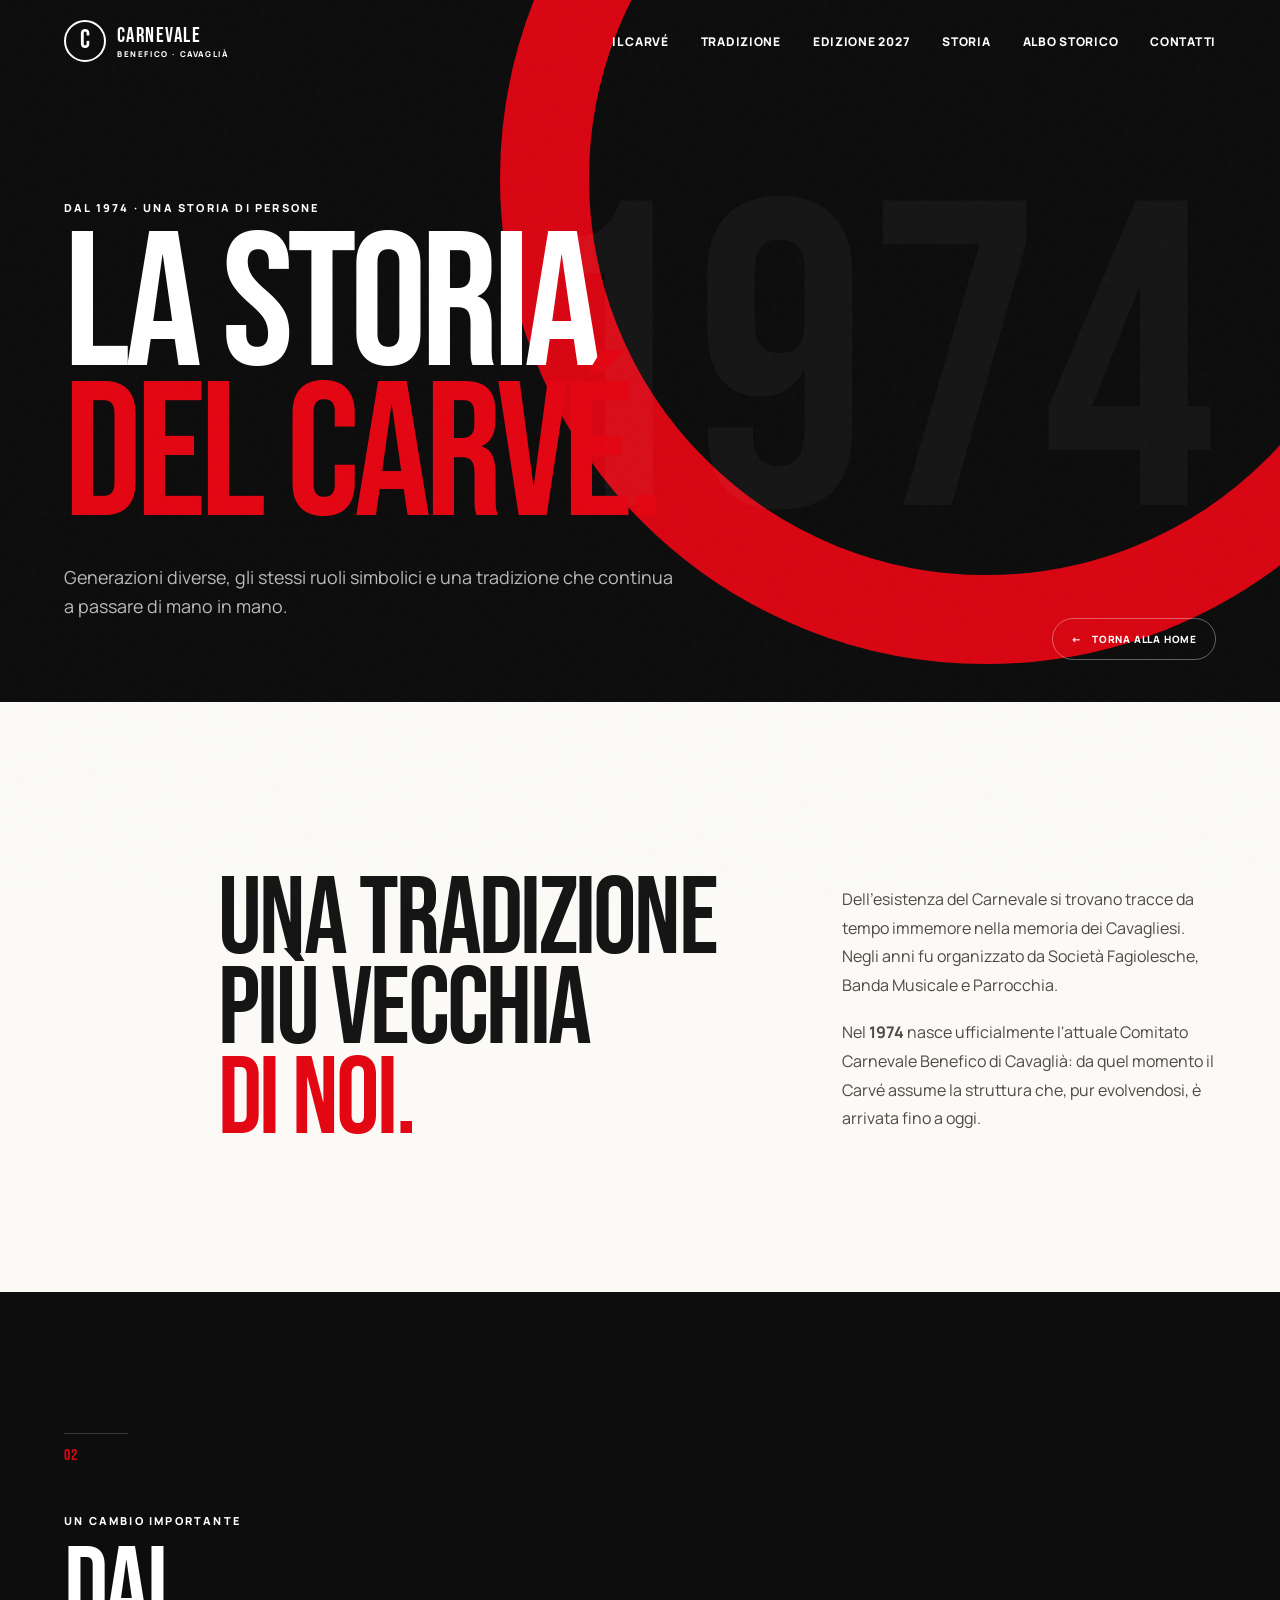
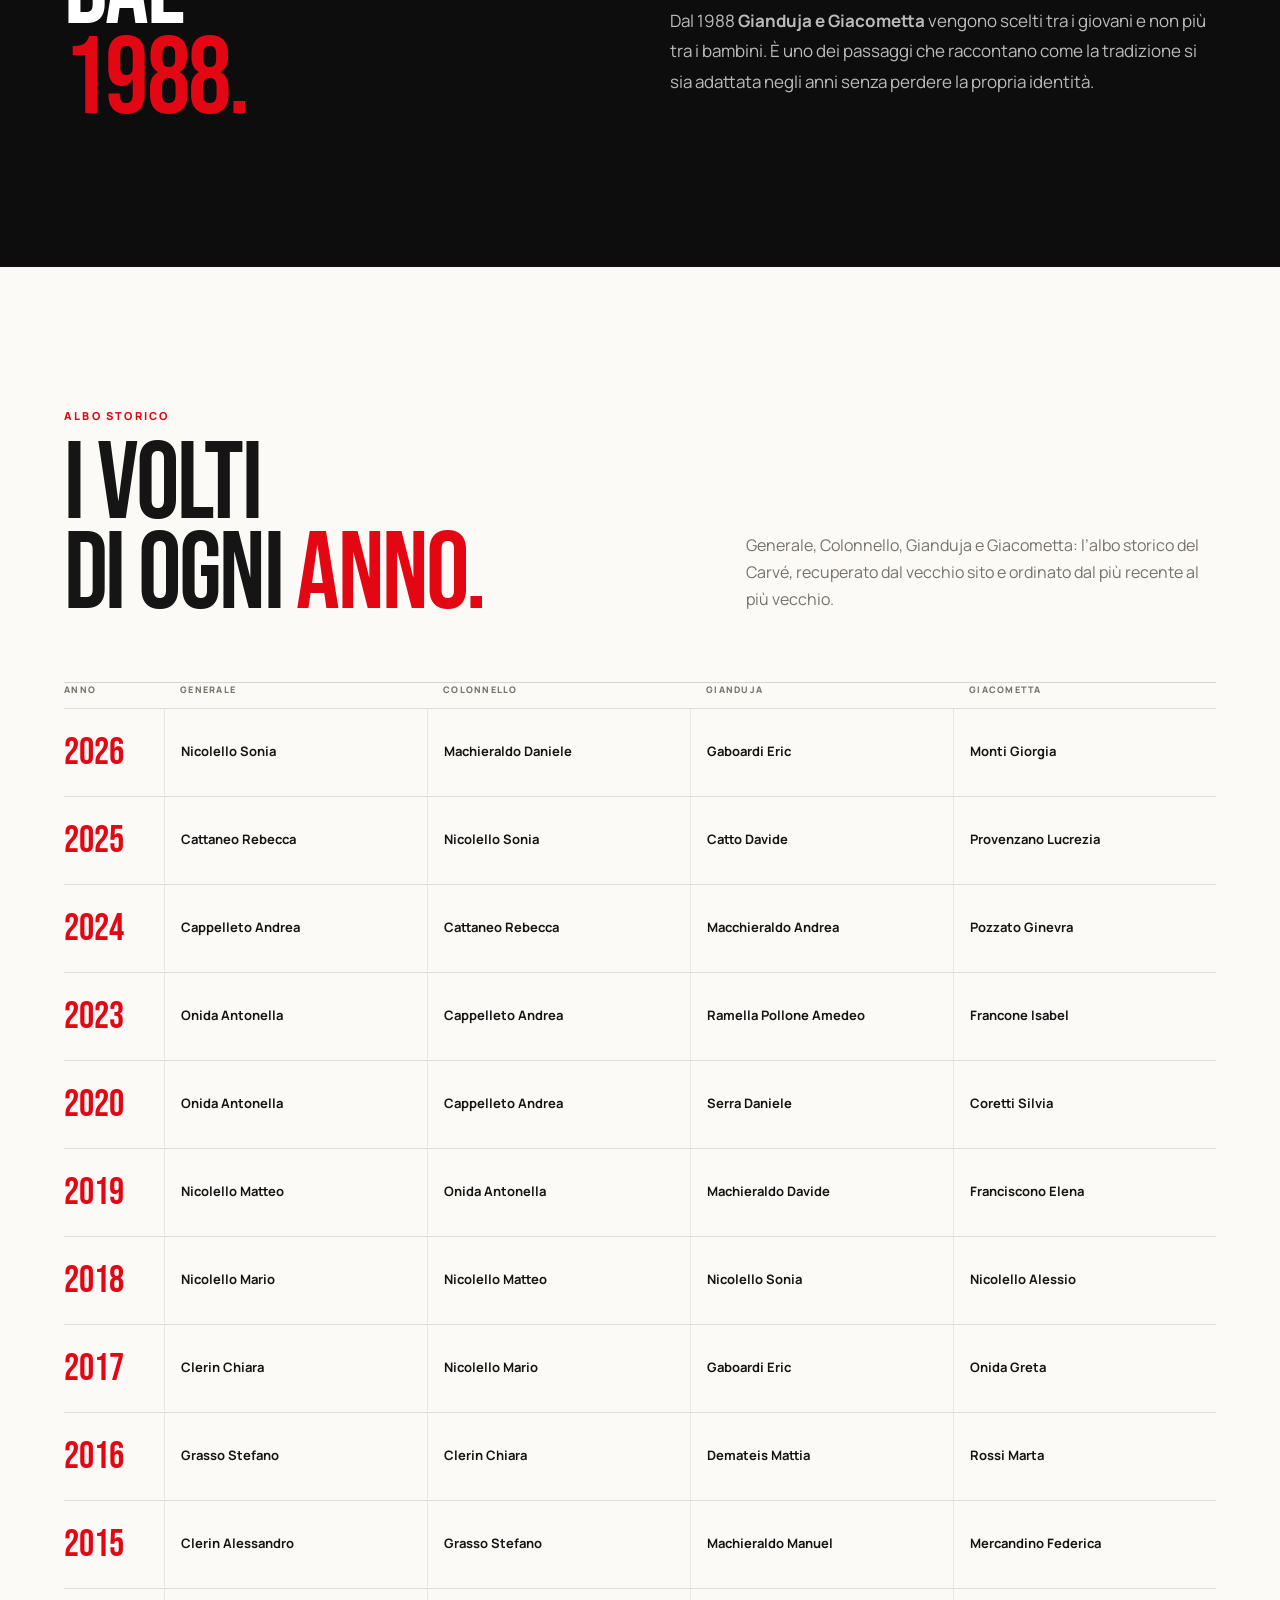
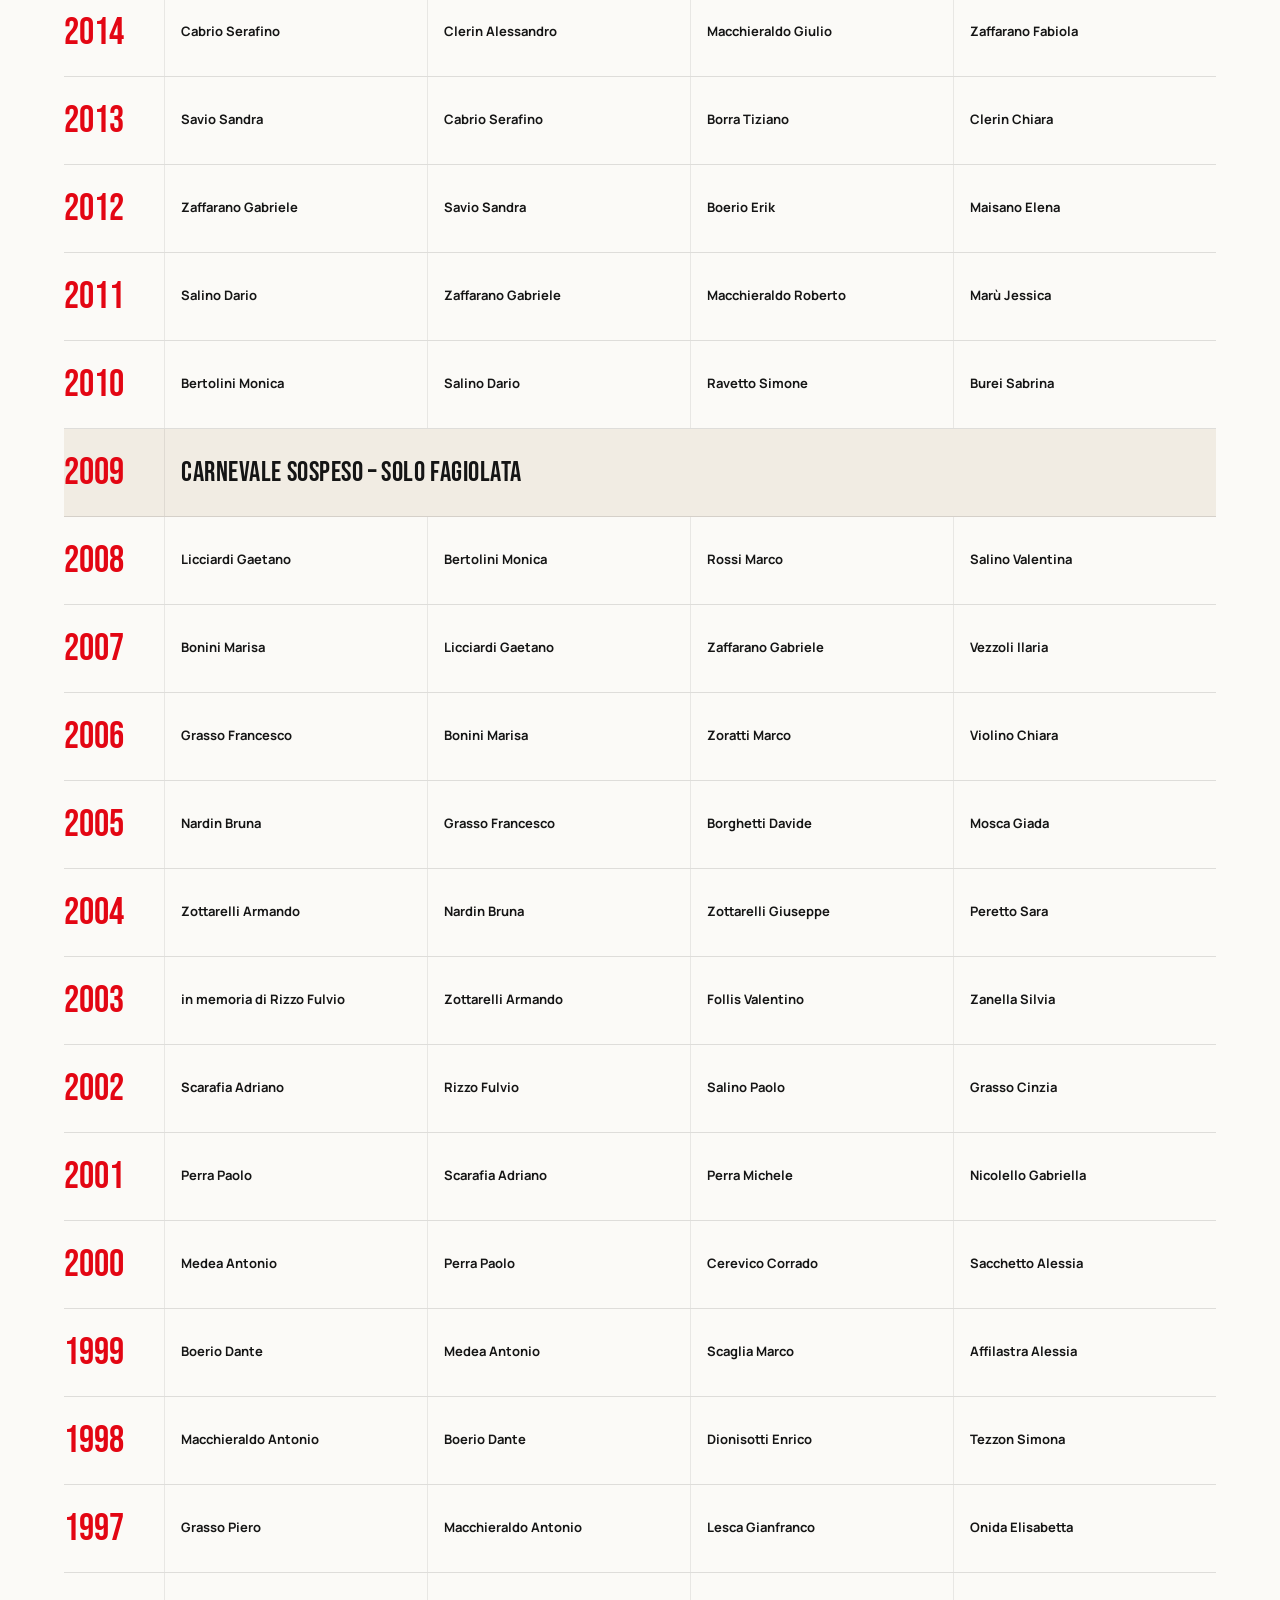
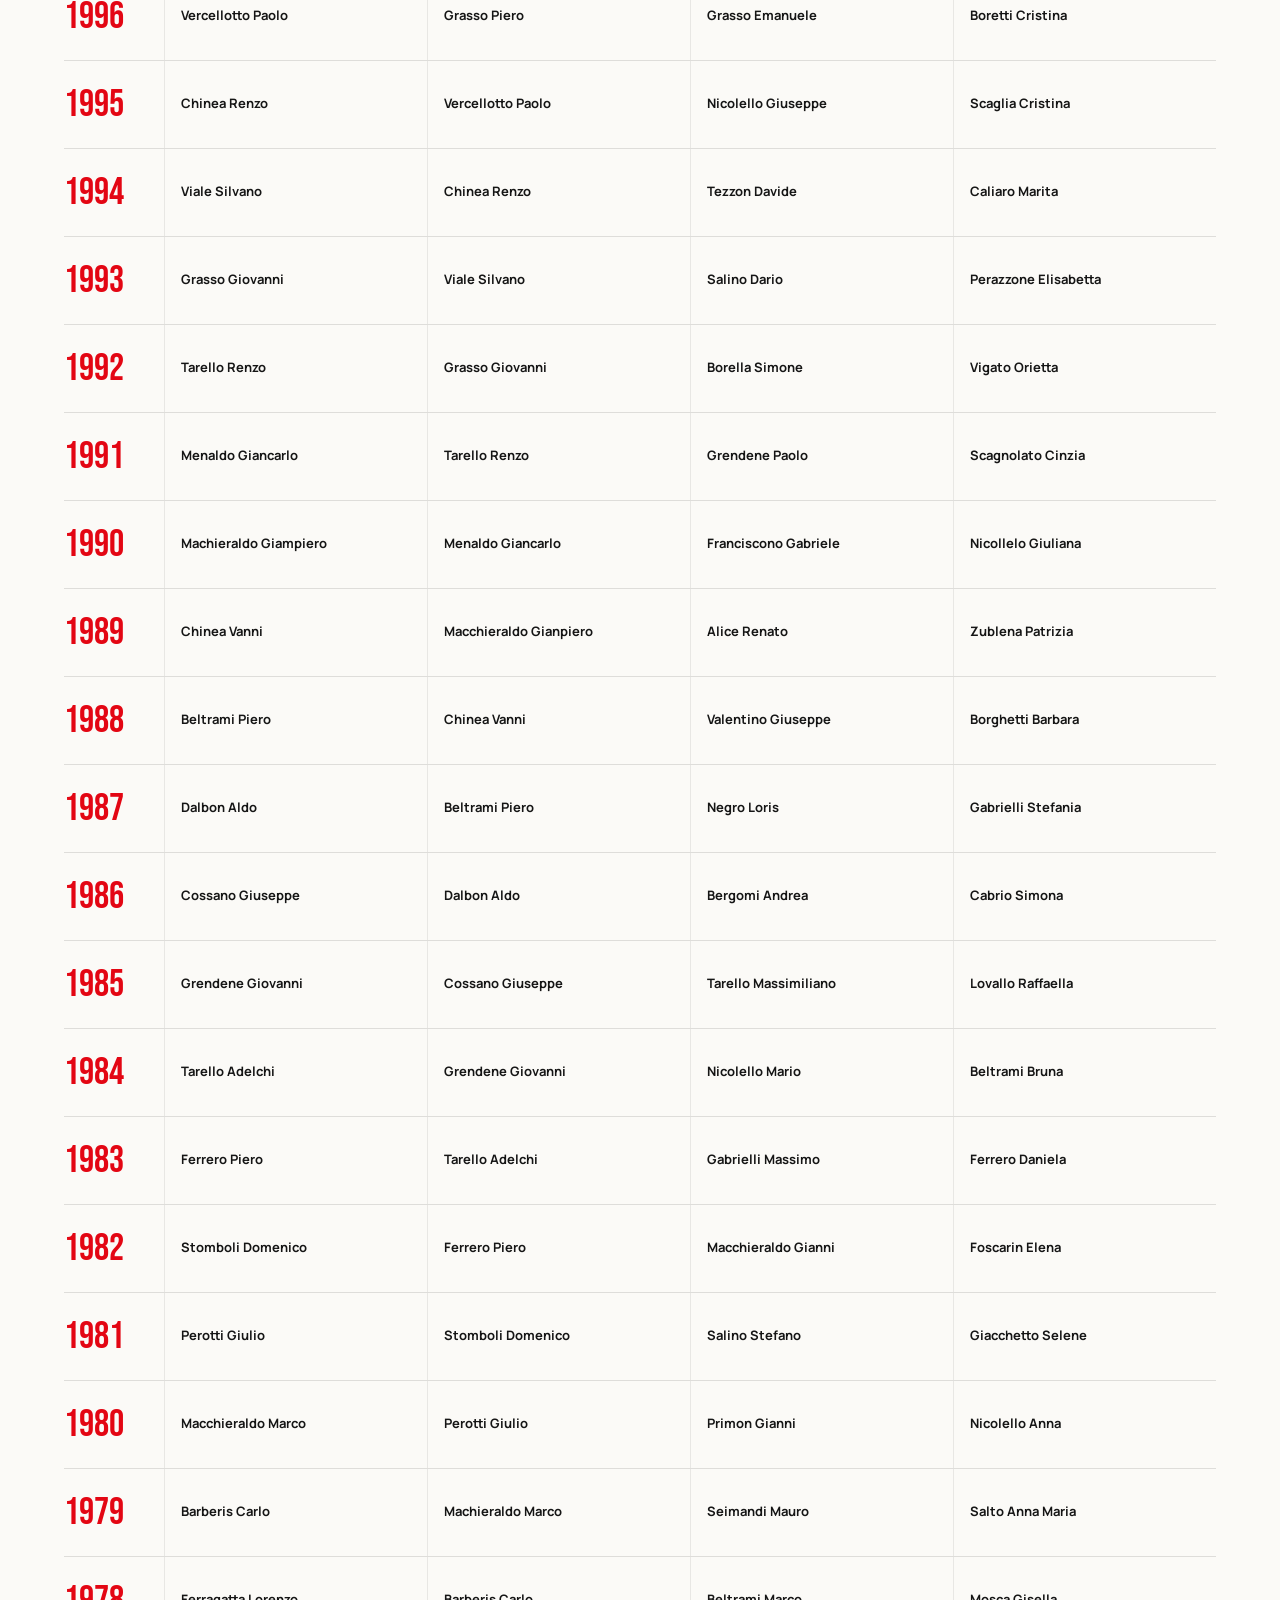
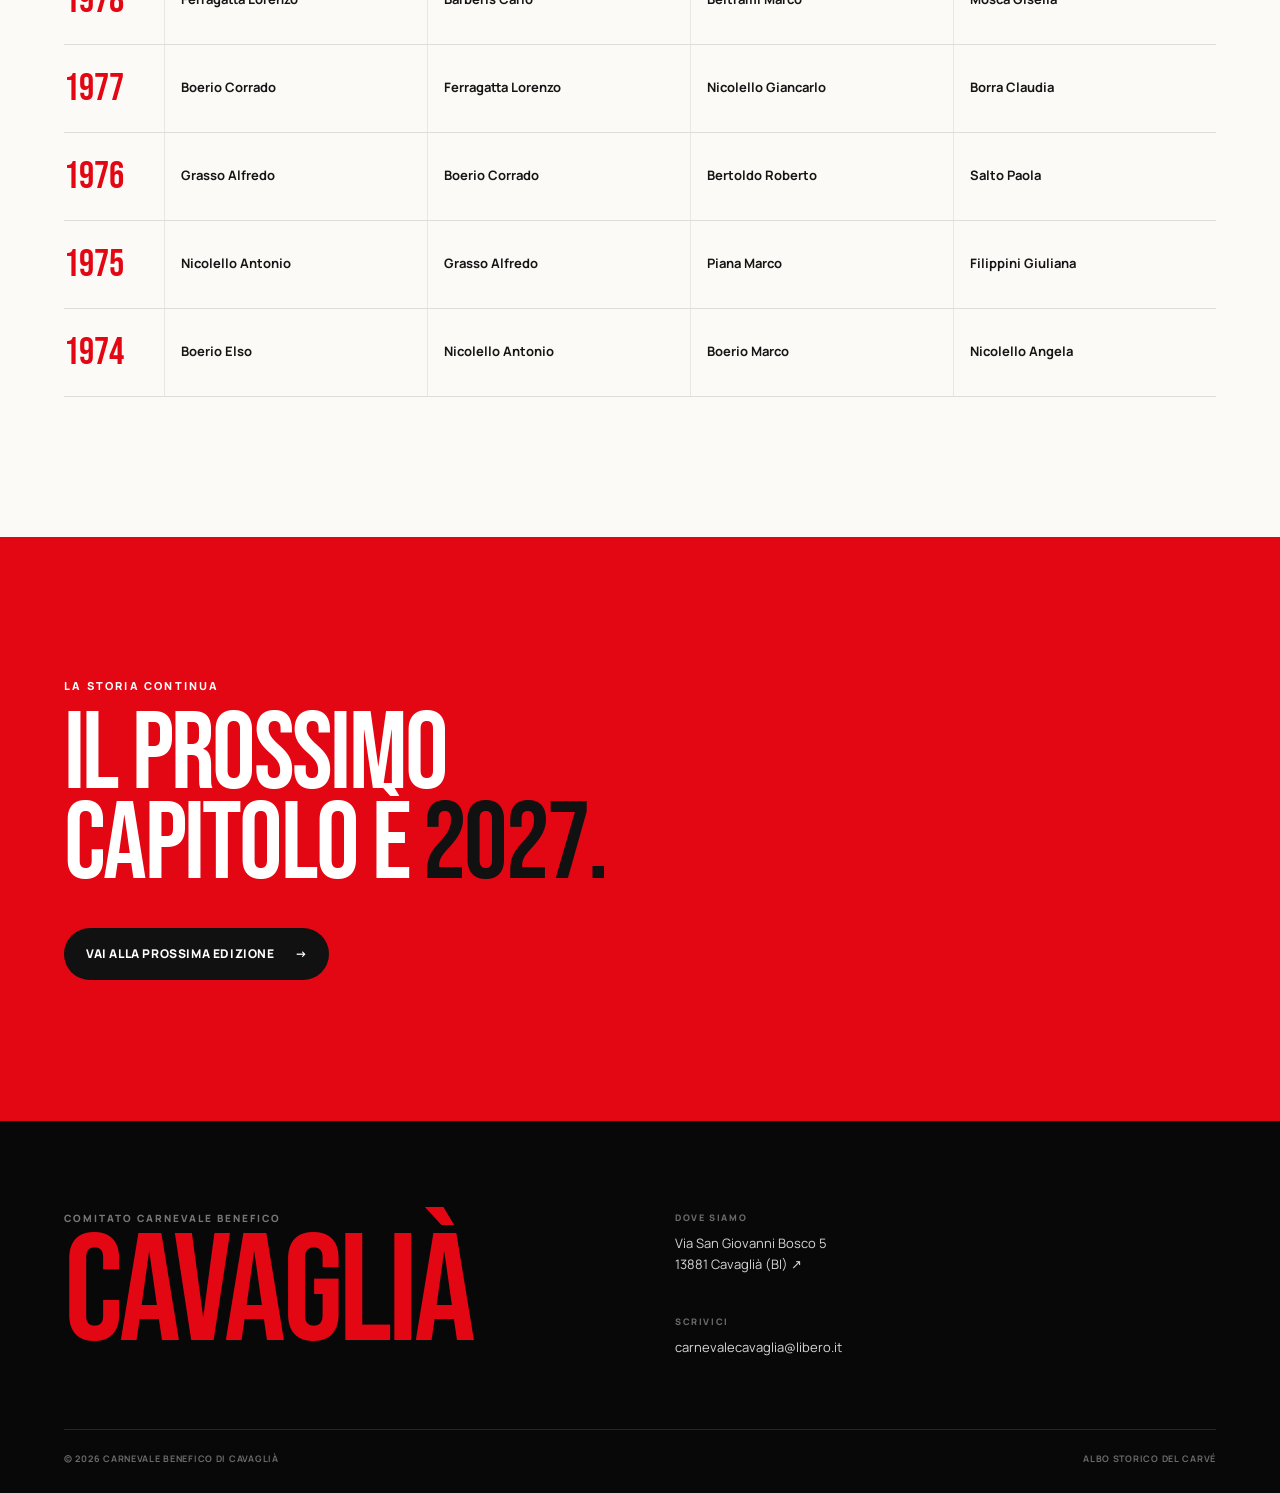
<file: storia.html>
<!doctype html>
<html lang="it">
<head>
  <meta charset="utf-8">
  <meta name="viewport" content="width=device-width, initial-scale=1, viewport-fit=cover">
  <meta name="theme-color" content="#e30613">
  <meta name="description" content="La storia del Carnevale Benefico di Cavaglià e il suo archivio storico dal 1974.">
  <title>Storia · Carnevale Benefico di Cavaglià</title>
  <link rel="preconnect" href="https://fonts.googleapis.com">
  <link rel="preconnect" href="https://fonts.gstatic.com" crossorigin>
  <link href="https://fonts.googleapis.com/css2?family=Bebas+Neue&family=Manrope:wght@400;500;600;700;800&display=swap" rel="stylesheet">
  <link rel="stylesheet" href="styles.css">
  <link rel="stylesheet" href="storia.css">
</head>
<body class="history-page">
  <div class="noise" aria-hidden="true"></div>
  <header class="site-header history-header" id="siteHeader">
    <a class="brand" href="index.html" aria-label="Torna alla home"><span class="brand-mark" aria-hidden="true">C</span><span class="brand-copy"><strong>CARNEVALE</strong><small>BENEFICO · CAVAGLIÀ</small></span></a>
    <button class="menu-toggle" id="menuToggle" type="button" aria-expanded="false" aria-controls="mainNav" aria-label="Apri il menu"><span></span><span></span></button>
    <nav class="main-nav" id="mainNav" aria-label="Navigazione principale"><a href="index.html#carnevale">Il Carvé</a><a href="index.html#tradizione">Tradizione</a><a href="index.html#edizione">Edizione 2027</a><a href="storia.html" aria-current="page">Storia</a><a href="#archivio">Albo storico</a><a href="index.html#contatti">Contatti</a></nav>
  </header>
  <main>
    <section class="history-hero">
      <div class="history-hero-inner"><p class="eyebrow reveal">DAL 1974 · UNA STORIA DI PERSONE</p><h1 class="reveal">LA STORIA<br><span>DEL CARVÉ.</span></h1><p class="history-lead reveal">Generazioni diverse, gli stessi ruoli simbolici e una tradizione che continua a passare di mano in mano.</p></div>
      <a class="back-home" href="index.html"><span>←</span> Torna alla home</a>
    </section>
    <section class="history-origin section">
      <div class="section-number reveal">01</div>
      <div class="history-origin-title"><p class="eyebrow dark reveal">PRIMA DEL COMITATO</p><h2 class="display reveal">UNA TRADIZIONE<br>PIÙ VECCHIA<br><em>DI NOI.</em></h2></div>
      <div class="history-origin-copy reveal"><p>Dell'esistenza del Carnevale si trovano tracce da tempo immemore nella memoria dei Cavagliesi. Negli anni fu organizzato da Società Fagiolesche, Banda Musicale e Parrocchia.</p><p>Nel <strong>1974</strong> nasce ufficialmente l'attuale Comitato Carnevale Benefico di Cavaglià: da quel momento il Carvé assume la struttura che, pur evolvendosi, è arrivata fino a oggi.</p></div>
    </section>
    <section class="history-rule section section-dark"><div class="section-number reveal">02</div><div class="history-rule-grid"><div><p class="eyebrow reveal">UN CAMBIO IMPORTANTE</p><h2 class="display reveal">DAL<br><em>1988.</em></h2></div><div class="history-rule-copy reveal"><p>Dal 1988 <strong>Gianduja e Giacometta</strong> vengono scelti tra i giovani e non più tra i bambini. È uno dei passaggi che raccontano come la tradizione si sia adattata negli anni senza perdere la propria identità.</p></div></div></section>
    <section class="archive section" id="archivio">
      <div class="archive-head"><div><p class="eyebrow dark reveal">ALBO STORICO</p><h2 class="display reveal">I VOLTI<br>DI OGNI <em>ANNO.</em></h2></div><p class="archive-note reveal">Generale, Colonnello, Gianduja e Giacometta: l’albo storico del Carvé, recuperato dal vecchio sito e ordinato dal più recente al più vecchio.</p></div>
      <div class="archive-table reveal" aria-label="Albo storico del Carnevale Benefico di Cavaglià">
  <div class="archive-row archive-labels" aria-hidden="true"><span>Anno</span><span>Generale</span><span>Colonnello</span><span>Gianduja</span><span>Giacometta</span></div>
<div class="archive-row"><strong class="archive-year">2026</strong><div class="archive-person"><span>Generale</span><b>Nicolello Sonia</b></div><div class="archive-person"><span>Colonnello</span><b>Machieraldo Daniele</b></div><div class="archive-person"><span>Gianduja</span><b>Gaboardi Eric</b></div><div class="archive-person"><span>Giacometta</span><b>Monti Giorgia</b></div></div>
<div class="archive-row"><strong class="archive-year">2025</strong><div class="archive-person"><span>Generale</span><b>Cattaneo Rebecca</b></div><div class="archive-person"><span>Colonnello</span><b>Nicolello Sonia</b></div><div class="archive-person"><span>Gianduja</span><b>Catto Davide</b></div><div class="archive-person"><span>Giacometta</span><b>Provenzano Lucrezia</b></div></div>
<div class="archive-row"><strong class="archive-year">2024</strong><div class="archive-person"><span>Generale</span><b>Cappelleto Andrea</b></div><div class="archive-person"><span>Colonnello</span><b>Cattaneo Rebecca</b></div><div class="archive-person"><span>Gianduja</span><b>Macchieraldo Andrea</b></div><div class="archive-person"><span>Giacometta</span><b>Pozzato Ginevra</b></div></div>
<div class="archive-row"><strong class="archive-year">2023</strong><div class="archive-person"><span>Generale</span><b>Onida Antonella</b></div><div class="archive-person"><span>Colonnello</span><b>Cappelleto Andrea</b></div><div class="archive-person"><span>Gianduja</span><b>Ramella Pollone Amedeo</b></div><div class="archive-person"><span>Giacometta</span><b>Francone Isabel</b></div></div>
<div class="archive-row"><strong class="archive-year">2020</strong><div class="archive-person"><span>Generale</span><b>Onida Antonella</b></div><div class="archive-person"><span>Colonnello</span><b>Cappelleto Andrea</b></div><div class="archive-person"><span>Gianduja</span><b>Serra Daniele</b></div><div class="archive-person"><span>Giacometta</span><b>Coretti Silvia</b></div></div>
<div class="archive-row"><strong class="archive-year">2019</strong><div class="archive-person"><span>Generale</span><b>Nicolello Matteo</b></div><div class="archive-person"><span>Colonnello</span><b>Onida Antonella</b></div><div class="archive-person"><span>Gianduja</span><b>Machieraldo Davide</b></div><div class="archive-person"><span>Giacometta</span><b>Franciscono Elena</b></div></div>
<div class="archive-row"><strong class="archive-year">2018</strong><div class="archive-person"><span>Generale</span><b>Nicolello Mario</b></div><div class="archive-person"><span>Colonnello</span><b>Nicolello Matteo</b></div><div class="archive-person"><span>Gianduja</span><b>Nicolello Sonia</b></div><div class="archive-person"><span>Giacometta</span><b>Nicolello Alessio</b></div></div>
<div class="archive-row"><strong class="archive-year">2017</strong><div class="archive-person"><span>Generale</span><b>Clerin Chiara</b></div><div class="archive-person"><span>Colonnello</span><b>Nicolello Mario</b></div><div class="archive-person"><span>Gianduja</span><b>Gaboardi Eric</b></div><div class="archive-person"><span>Giacometta</span><b>Onida Greta</b></div></div>
<div class="archive-row"><strong class="archive-year">2016</strong><div class="archive-person"><span>Generale</span><b>Grasso Stefano</b></div><div class="archive-person"><span>Colonnello</span><b>Clerin Chiara</b></div><div class="archive-person"><span>Gianduja</span><b>Demateis Mattia</b></div><div class="archive-person"><span>Giacometta</span><b>Rossi Marta</b></div></div>
<div class="archive-row"><strong class="archive-year">2015</strong><div class="archive-person"><span>Generale</span><b>Clerin Alessandro</b></div><div class="archive-person"><span>Colonnello</span><b>Grasso Stefano</b></div><div class="archive-person"><span>Gianduja</span><b>Machieraldo Manuel</b></div><div class="archive-person"><span>Giacometta</span><b>Mercandino Federica</b></div></div>
<div class="archive-row"><strong class="archive-year">2014</strong><div class="archive-person"><span>Generale</span><b>Cabrio Serafino</b></div><div class="archive-person"><span>Colonnello</span><b>Clerin Alessandro</b></div><div class="archive-person"><span>Gianduja</span><b>Macchieraldo Giulio</b></div><div class="archive-person"><span>Giacometta</span><b>Zaffarano Fabiola</b></div></div>
<div class="archive-row"><strong class="archive-year">2013</strong><div class="archive-person"><span>Generale</span><b>Savio Sandra</b></div><div class="archive-person"><span>Colonnello</span><b>Cabrio Serafino</b></div><div class="archive-person"><span>Gianduja</span><b>Borra Tiziano</b></div><div class="archive-person"><span>Giacometta</span><b>Clerin Chiara</b></div></div>
<div class="archive-row"><strong class="archive-year">2012</strong><div class="archive-person"><span>Generale</span><b>Zaffarano Gabriele</b></div><div class="archive-person"><span>Colonnello</span><b>Savio Sandra</b></div><div class="archive-person"><span>Gianduja</span><b>Boerio Erik</b></div><div class="archive-person"><span>Giacometta</span><b>Maisano Elena</b></div></div>
<div class="archive-row"><strong class="archive-year">2011</strong><div class="archive-person"><span>Generale</span><b>Salino Dario</b></div><div class="archive-person"><span>Colonnello</span><b>Zaffarano Gabriele</b></div><div class="archive-person"><span>Gianduja</span><b>Macchieraldo Roberto</b></div><div class="archive-person"><span>Giacometta</span><b>Marù Jessica</b></div></div>
<div class="archive-row"><strong class="archive-year">2010</strong><div class="archive-person"><span>Generale</span><b>Bertolini Monica</b></div><div class="archive-person"><span>Colonnello</span><b>Salino Dario</b></div><div class="archive-person"><span>Gianduja</span><b>Ravetto Simone</b></div><div class="archive-person"><span>Giacometta</span><b>Burei Sabrina</b></div></div>
<div class="archive-row archive-row-special"><strong class="archive-year">2009</strong><div class="archive-suspended">Carnevale sospeso – solo Fagiolata</div></div>
<div class="archive-row"><strong class="archive-year">2008</strong><div class="archive-person"><span>Generale</span><b>Licciardi Gaetano</b></div><div class="archive-person"><span>Colonnello</span><b>Bertolini Monica</b></div><div class="archive-person"><span>Gianduja</span><b>Rossi Marco</b></div><div class="archive-person"><span>Giacometta</span><b>Salino Valentina</b></div></div>
<div class="archive-row"><strong class="archive-year">2007</strong><div class="archive-person"><span>Generale</span><b>Bonini Marisa</b></div><div class="archive-person"><span>Colonnello</span><b>Licciardi Gaetano</b></div><div class="archive-person"><span>Gianduja</span><b>Zaffarano Gabriele</b></div><div class="archive-person"><span>Giacometta</span><b>Vezzoli Ilaria</b></div></div>
<div class="archive-row"><strong class="archive-year">2006</strong><div class="archive-person"><span>Generale</span><b>Grasso Francesco</b></div><div class="archive-person"><span>Colonnello</span><b>Bonini Marisa</b></div><div class="archive-person"><span>Gianduja</span><b>Zoratti Marco</b></div><div class="archive-person"><span>Giacometta</span><b>Violino Chiara</b></div></div>
<div class="archive-row"><strong class="archive-year">2005</strong><div class="archive-person"><span>Generale</span><b>Nardin Bruna</b></div><div class="archive-person"><span>Colonnello</span><b>Grasso Francesco</b></div><div class="archive-person"><span>Gianduja</span><b>Borghetti Davide</b></div><div class="archive-person"><span>Giacometta</span><b>Mosca Giada</b></div></div>
<div class="archive-row"><strong class="archive-year">2004</strong><div class="archive-person"><span>Generale</span><b>Zottarelli Armando</b></div><div class="archive-person"><span>Colonnello</span><b>Nardin Bruna</b></div><div class="archive-person"><span>Gianduja</span><b>Zottarelli Giuseppe</b></div><div class="archive-person"><span>Giacometta</span><b>Peretto Sara</b></div></div>
<div class="archive-row"><strong class="archive-year">2003</strong><div class="archive-person"><span>Generale</span><b>in memoria di Rizzo Fulvio</b></div><div class="archive-person"><span>Colonnello</span><b>Zottarelli Armando</b></div><div class="archive-person"><span>Gianduja</span><b>Follis Valentino</b></div><div class="archive-person"><span>Giacometta</span><b>Zanella Silvia</b></div></div>
<div class="archive-row"><strong class="archive-year">2002</strong><div class="archive-person"><span>Generale</span><b>Scarafia Adriano</b></div><div class="archive-person"><span>Colonnello</span><b>Rizzo Fulvio</b></div><div class="archive-person"><span>Gianduja</span><b>Salino Paolo</b></div><div class="archive-person"><span>Giacometta</span><b>Grasso Cinzia</b></div></div>
<div class="archive-row"><strong class="archive-year">2001</strong><div class="archive-person"><span>Generale</span><b>Perra Paolo</b></div><div class="archive-person"><span>Colonnello</span><b>Scarafia Adriano</b></div><div class="archive-person"><span>Gianduja</span><b>Perra Michele</b></div><div class="archive-person"><span>Giacometta</span><b>Nicolello Gabriella</b></div></div>
<div class="archive-row"><strong class="archive-year">2000</strong><div class="archive-person"><span>Generale</span><b>Medea Antonio</b></div><div class="archive-person"><span>Colonnello</span><b>Perra Paolo</b></div><div class="archive-person"><span>Gianduja</span><b>Cerevico Corrado</b></div><div class="archive-person"><span>Giacometta</span><b>Sacchetto Alessia</b></div></div>
<div class="archive-row"><strong class="archive-year">1999</strong><div class="archive-person"><span>Generale</span><b>Boerio Dante</b></div><div class="archive-person"><span>Colonnello</span><b>Medea Antonio</b></div><div class="archive-person"><span>Gianduja</span><b>Scaglia Marco</b></div><div class="archive-person"><span>Giacometta</span><b>Affilastra Alessia</b></div></div>
<div class="archive-row"><strong class="archive-year">1998</strong><div class="archive-person"><span>Generale</span><b>Macchieraldo Antonio</b></div><div class="archive-person"><span>Colonnello</span><b>Boerio Dante</b></div><div class="archive-person"><span>Gianduja</span><b>Dionisotti Enrico</b></div><div class="archive-person"><span>Giacometta</span><b>Tezzon Simona</b></div></div>
<div class="archive-row"><strong class="archive-year">1997</strong><div class="archive-person"><span>Generale</span><b>Grasso Piero</b></div><div class="archive-person"><span>Colonnello</span><b>Macchieraldo Antonio</b></div><div class="archive-person"><span>Gianduja</span><b>Lesca Gianfranco</b></div><div class="archive-person"><span>Giacometta</span><b>Onida Elisabetta</b></div></div>
<div class="archive-row"><strong class="archive-year">1996</strong><div class="archive-person"><span>Generale</span><b>Vercellotto Paolo</b></div><div class="archive-person"><span>Colonnello</span><b>Grasso Piero</b></div><div class="archive-person"><span>Gianduja</span><b>Grasso Emanuele</b></div><div class="archive-person"><span>Giacometta</span><b>Boretti Cristina</b></div></div>
<div class="archive-row"><strong class="archive-year">1995</strong><div class="archive-person"><span>Generale</span><b>Chinea Renzo</b></div><div class="archive-person"><span>Colonnello</span><b>Vercellotto Paolo</b></div><div class="archive-person"><span>Gianduja</span><b>Nicolello Giuseppe</b></div><div class="archive-person"><span>Giacometta</span><b>Scaglia Cristina</b></div></div>
<div class="archive-row"><strong class="archive-year">1994</strong><div class="archive-person"><span>Generale</span><b>Viale Silvano</b></div><div class="archive-person"><span>Colonnello</span><b>Chinea Renzo</b></div><div class="archive-person"><span>Gianduja</span><b>Tezzon Davide</b></div><div class="archive-person"><span>Giacometta</span><b>Caliaro Marita</b></div></div>
<div class="archive-row"><strong class="archive-year">1993</strong><div class="archive-person"><span>Generale</span><b>Grasso Giovanni</b></div><div class="archive-person"><span>Colonnello</span><b>Viale Silvano</b></div><div class="archive-person"><span>Gianduja</span><b>Salino Dario</b></div><div class="archive-person"><span>Giacometta</span><b>Perazzone Elisabetta</b></div></div>
<div class="archive-row"><strong class="archive-year">1992</strong><div class="archive-person"><span>Generale</span><b>Tarello Renzo</b></div><div class="archive-person"><span>Colonnello</span><b>Grasso Giovanni</b></div><div class="archive-person"><span>Gianduja</span><b>Borella Simone</b></div><div class="archive-person"><span>Giacometta</span><b>Vigato Orietta</b></div></div>
<div class="archive-row"><strong class="archive-year">1991</strong><div class="archive-person"><span>Generale</span><b>Menaldo Giancarlo</b></div><div class="archive-person"><span>Colonnello</span><b>Tarello Renzo</b></div><div class="archive-person"><span>Gianduja</span><b>Grendene Paolo</b></div><div class="archive-person"><span>Giacometta</span><b>Scagnolato Cinzia</b></div></div>
<div class="archive-row"><strong class="archive-year">1990</strong><div class="archive-person"><span>Generale</span><b>Machieraldo Giampiero</b></div><div class="archive-person"><span>Colonnello</span><b>Menaldo Giancarlo</b></div><div class="archive-person"><span>Gianduja</span><b>Franciscono Gabriele</b></div><div class="archive-person"><span>Giacometta</span><b>Nicollelo Giuliana</b></div></div>
<div class="archive-row"><strong class="archive-year">1989</strong><div class="archive-person"><span>Generale</span><b>Chinea Vanni</b></div><div class="archive-person"><span>Colonnello</span><b>Macchieraldo Gianpiero</b></div><div class="archive-person"><span>Gianduja</span><b>Alice Renato</b></div><div class="archive-person"><span>Giacometta</span><b>Zublena Patrizia</b></div></div>
<div class="archive-row"><strong class="archive-year">1988</strong><div class="archive-person"><span>Generale</span><b>Beltrami Piero</b></div><div class="archive-person"><span>Colonnello</span><b>Chinea Vanni</b></div><div class="archive-person"><span>Gianduja</span><b>Valentino Giuseppe</b></div><div class="archive-person"><span>Giacometta</span><b>Borghetti Barbara</b></div></div>
<div class="archive-row"><strong class="archive-year">1987</strong><div class="archive-person"><span>Generale</span><b>Dalbon Aldo</b></div><div class="archive-person"><span>Colonnello</span><b>Beltrami Piero</b></div><div class="archive-person"><span>Gianduja</span><b>Negro Loris</b></div><div class="archive-person"><span>Giacometta</span><b>Gabrielli Stefania</b></div></div>
<div class="archive-row"><strong class="archive-year">1986</strong><div class="archive-person"><span>Generale</span><b>Cossano Giuseppe</b></div><div class="archive-person"><span>Colonnello</span><b>Dalbon Aldo</b></div><div class="archive-person"><span>Gianduja</span><b>Bergomi Andrea</b></div><div class="archive-person"><span>Giacometta</span><b>Cabrio Simona</b></div></div>
<div class="archive-row"><strong class="archive-year">1985</strong><div class="archive-person"><span>Generale</span><b>Grendene Giovanni</b></div><div class="archive-person"><span>Colonnello</span><b>Cossano Giuseppe</b></div><div class="archive-person"><span>Gianduja</span><b>Tarello Massimiliano</b></div><div class="archive-person"><span>Giacometta</span><b>Lovallo Raffaella</b></div></div>
<div class="archive-row"><strong class="archive-year">1984</strong><div class="archive-person"><span>Generale</span><b>Tarello Adelchi</b></div><div class="archive-person"><span>Colonnello</span><b>Grendene Giovanni</b></div><div class="archive-person"><span>Gianduja</span><b>Nicolello Mario</b></div><div class="archive-person"><span>Giacometta</span><b>Beltrami Bruna</b></div></div>
<div class="archive-row"><strong class="archive-year">1983</strong><div class="archive-person"><span>Generale</span><b>Ferrero Piero</b></div><div class="archive-person"><span>Colonnello</span><b>Tarello Adelchi</b></div><div class="archive-person"><span>Gianduja</span><b>Gabrielli Massimo</b></div><div class="archive-person"><span>Giacometta</span><b>Ferrero Daniela</b></div></div>
<div class="archive-row"><strong class="archive-year">1982</strong><div class="archive-person"><span>Generale</span><b>Stomboli Domenico</b></div><div class="archive-person"><span>Colonnello</span><b>Ferrero Piero</b></div><div class="archive-person"><span>Gianduja</span><b>Macchieraldo Gianni</b></div><div class="archive-person"><span>Giacometta</span><b>Foscarin Elena</b></div></div>
<div class="archive-row"><strong class="archive-year">1981</strong><div class="archive-person"><span>Generale</span><b>Perotti Giulio</b></div><div class="archive-person"><span>Colonnello</span><b>Stomboli Domenico</b></div><div class="archive-person"><span>Gianduja</span><b>Salino Stefano</b></div><div class="archive-person"><span>Giacometta</span><b>Giacchetto Selene</b></div></div>
<div class="archive-row"><strong class="archive-year">1980</strong><div class="archive-person"><span>Generale</span><b>Macchieraldo Marco</b></div><div class="archive-person"><span>Colonnello</span><b>Perotti Giulio</b></div><div class="archive-person"><span>Gianduja</span><b>Primon Gianni</b></div><div class="archive-person"><span>Giacometta</span><b>Nicolello Anna</b></div></div>
<div class="archive-row"><strong class="archive-year">1979</strong><div class="archive-person"><span>Generale</span><b>Barberis Carlo</b></div><div class="archive-person"><span>Colonnello</span><b>Machieraldo Marco</b></div><div class="archive-person"><span>Gianduja</span><b>Seimandi Mauro</b></div><div class="archive-person"><span>Giacometta</span><b>Salto Anna Maria</b></div></div>
<div class="archive-row"><strong class="archive-year">1978</strong><div class="archive-person"><span>Generale</span><b>Ferragatta Lorenzo</b></div><div class="archive-person"><span>Colonnello</span><b>Barberis Carlo</b></div><div class="archive-person"><span>Gianduja</span><b>Beltrami Marco</b></div><div class="archive-person"><span>Giacometta</span><b>Mosca Gisella</b></div></div>
<div class="archive-row"><strong class="archive-year">1977</strong><div class="archive-person"><span>Generale</span><b>Boerio Corrado</b></div><div class="archive-person"><span>Colonnello</span><b>Ferragatta Lorenzo</b></div><div class="archive-person"><span>Gianduja</span><b>Nicolello Giancarlo</b></div><div class="archive-person"><span>Giacometta</span><b>Borra Claudia</b></div></div>
<div class="archive-row"><strong class="archive-year">1976</strong><div class="archive-person"><span>Generale</span><b>Grasso Alfredo</b></div><div class="archive-person"><span>Colonnello</span><b>Boerio Corrado</b></div><div class="archive-person"><span>Gianduja</span><b>Bertoldo Roberto</b></div><div class="archive-person"><span>Giacometta</span><b>Salto Paola</b></div></div>
<div class="archive-row"><strong class="archive-year">1975</strong><div class="archive-person"><span>Generale</span><b>Nicolello Antonio</b></div><div class="archive-person"><span>Colonnello</span><b>Grasso Alfredo</b></div><div class="archive-person"><span>Gianduja</span><b>Piana Marco</b></div><div class="archive-person"><span>Giacometta</span><b>Filippini Giuliana</b></div></div>
<div class="archive-row"><strong class="archive-year">1974</strong><div class="archive-person"><span>Generale</span><b>Boerio Elso</b></div><div class="archive-person"><span>Colonnello</span><b>Nicolello Antonio</b></div><div class="archive-person"><span>Gianduja</span><b>Boerio Marco</b></div><div class="archive-person"><span>Giacometta</span><b>Nicolello Angela</b></div></div>
</div>
    </section>
    <section class="history-continue section section-red"><p class="eyebrow reveal">LA STORIA CONTINUA</p><h2 class="display reveal">IL PROSSIMO<br>CAPITOLO È <em>2027.</em></h2><a class="btn history-btn reveal" href="index.html#edizione">Vai alla prossima edizione <span>→</span></a></section>
  </main>
  <footer id="contatti"><div class="footer-main"><div><p class="footer-kicker">COMITATO CARNEVALE BENEFICO</p><h2>CAVAGLIÀ</h2></div><div class="footer-links"><div><span>DOVE SIAMO</span><a href="https://www.google.com/maps/search/?api=1&query=Via+San+Giovanni+Bosco+5+Cavaglia" target="_blank" rel="noopener">Via San Giovanni Bosco 5<br>13881 Cavaglià (BI) ↗</a></div><div><span>SCRIVICI</span><a href="mailto:carnevalecavaglia@libero.it">carnevalecavaglia@libero.it</a></div></div></div><div class="footer-bottom"><span>© <span id="year"></span> Carnevale Benefico di Cavaglià</span><span>Albo storico del Carvé</span></div></footer>
  <script src="script.js"></script>
</body>
</html>
</file>
<file: styles.css>
:root {
  --red: #e30613;
  --red-dark: #b4000a;
  --black: #0d0d0d;
  --ink: #151515;
  --cream: #f4f0e8;
  --paper: #fbfaf7;
  --white: #fff;
  --muted: #77736b;
  --line: rgba(13,13,13,.16);
  --radius: 26px;
  --pad: clamp(20px, 5vw, 72px);
  --header-h: 82px;
}

* { box-sizing: border-box; }
html { scroll-behavior: smooth; }
body {
  margin: 0;
  font-family: "Manrope", system-ui, -apple-system, BlinkMacSystemFont, "Segoe UI", sans-serif;
  color: var(--ink);
  background: var(--paper);
  overflow-x: hidden;
}
body.menu-open { overflow: hidden; }
img { max-width: 100%; display: block; }
a { color: inherit; text-decoration: none; }
button, a { -webkit-tap-highlight-color: transparent; }
::selection { background: var(--red); color: #fff; }

.noise {
  position: fixed;
  inset: 0;
  z-index: 9998;
  pointer-events: none;
  opacity: .025;
  background-image: url("data:image/svg+xml,%3Csvg viewBox='0 0 180 180' xmlns='http://www.w3.org/2000/svg'%3E%3Cfilter id='n'%3E%3CfeTurbulence type='fractalNoise' baseFrequency='.8' numOctaves='4' stitchTiles='stitch'/%3E%3C/filter%3E%3Crect width='100%25' height='100%25' filter='url(%23n)' opacity='.7'/%3E%3C/svg%3E");
}

.confetti { position: fixed; inset: 0; pointer-events: none; z-index: 3; overflow: hidden; }
.confetti i {
  position: absolute;
  width: 7px;
  height: 18px;
  opacity: 0;
  animation: confettiFall linear forwards;
  border-radius: 2px;
}
@keyframes confettiFall {
  0% { opacity: 0; transform: translate3d(0,-10vh,0) rotate(0deg); }
  10% { opacity: .7; }
  100% { opacity: 0; transform: translate3d(var(--drift),110vh,0) rotate(720deg); }
}

.site-header {
  position: fixed;
  top: 0; left: 0; right: 0;
  height: var(--header-h);
  padding: 0 var(--pad);
  display: flex;
  align-items: center;
  justify-content: space-between;
  z-index: 100;
  color: #fff;
  transition: background .35s ease, color .35s ease, border .35s ease, height .35s ease;
}
.site-header.scrolled {
  height: 68px;
  color: var(--ink);
  background: rgba(251,250,247,.88);
  backdrop-filter: blur(16px);
  -webkit-backdrop-filter: blur(16px);
  border-bottom: 1px solid rgba(0,0,0,.08);
}
.brand { display: inline-flex; align-items: center; gap: 11px; position: relative; z-index: 102; }
.brand-mark {
  width: 42px; height: 42px;
  border: 2px solid currentColor;
  border-radius: 50%;
  display: grid; place-items: center;
  font-family: "Bebas Neue", sans-serif;
  font-size: 26px;
  line-height: 1;
}
.brand-copy { display: grid; line-height: 1; gap: 4px; }
.brand-copy strong { font-family: "Bebas Neue", sans-serif; font-size: 21px; letter-spacing: .07em; font-weight: 400; }
.brand-copy small { font-size: 8px; letter-spacing: .2em; font-weight: 800; }

.main-nav { display: flex; align-items: center; gap: clamp(20px, 2.5vw, 40px); font-size: 12px; font-weight: 800; text-transform: uppercase; letter-spacing: .06em; }
.main-nav a { position: relative; }
.main-nav a::after { content: ""; position: absolute; left: 0; bottom: -7px; width: 100%; height: 2px; background: var(--red); transform: scaleX(0); transform-origin: left; transition: transform .2s ease; }
.main-nav a:hover::after { transform: scaleX(1); }
.menu-toggle { display: none; border: 0; background: transparent; color: inherit; width: 48px; height: 48px; padding: 0; position: relative; z-index: 102; }
.menu-toggle span { position: absolute; width: 24px; height: 2px; background: currentColor; left: 12px; transition: transform .25s ease, top .25s ease; }
.menu-toggle span:first-child { top: 19px; }
.menu-toggle span:last-child { top: 28px; }
.menu-toggle.active span:first-child { top: 24px; transform: rotate(45deg); }
.menu-toggle.active span:last-child { top: 24px; transform: rotate(-45deg); }

.hero { position: relative; min-height: 100svh; color: #fff; display: flex; align-items: flex-end; overflow: hidden; background: #111; }
.hero-photo {
  position: absolute; inset: 0;
  background-image: url("https://carnevalecavaglia.wordpress.com/wp-content/uploads/2025/02/img_5497-1.jpg");
  background-size: cover;
  background-position: center 40%;
  transform: scale(1.04);
  animation: heroZoom 10s ease-out forwards;
}
@keyframes heroZoom { to { transform: scale(1); } }
.hero-shade {
  position: absolute; inset: 0;
  background: linear-gradient(180deg, rgba(0,0,0,.2) 0%, rgba(0,0,0,.12) 35%, rgba(0,0,0,.86) 100%), linear-gradient(90deg, rgba(0,0,0,.42), transparent 65%);
}
.hero-content { position: relative; z-index: 2; width: min(1100px, 100%); padding: 0 var(--pad) clamp(88px, 10vh, 130px); }
.eyebrow { margin: 0 0 18px; font-size: 11px; font-weight: 800; letter-spacing: .2em; text-transform: uppercase; }
.eyebrow.dark { color: var(--red); }
.hero h1, .display, .edition-year, footer h2 { font-family: "Bebas Neue", Impact, sans-serif; font-weight: 400; letter-spacing: -.025em; }
.hero h1 { margin: 0; font-size: clamp(78px, 13vw, 180px); line-height: .76; max-width: 1050px; }
.hero h1 span { color: var(--red); }
.hero-lead { margin: 28px 0 0; max-width: 650px; font-size: clamp(16px, 1.5vw, 21px); line-height: 1.55; color: rgba(255,255,255,.84); }
.hero-actions { display: flex; flex-wrap: wrap; gap: 12px; margin-top: 32px; }
.btn { min-height: 52px; display: inline-flex; align-items: center; justify-content: center; gap: 20px; padding: 0 22px; border-radius: 999px; font-size: 12px; font-weight: 800; text-transform: uppercase; letter-spacing: .05em; transition: transform .2s ease, background .2s ease, color .2s ease; }
.btn:hover { transform: translateY(-2px); }
.btn-primary { background: var(--red); color: #fff; }
.btn-primary:hover { background: #ff1320; }
.btn-ghost { border: 1px solid rgba(255,255,255,.55); color: #fff; }
.btn-ghost:hover { background: #fff; color: #111; }
.hero-scroll { position: absolute; right: var(--pad); bottom: 38px; z-index: 2; display: flex; align-items: center; gap: 12px; font-size: 9px; font-weight: 800; letter-spacing: .2em; transform: rotate(90deg) translateX(-15px); transform-origin: right bottom; }
.hero-scroll i { display: block; width: 54px; height: 1px; background: rgba(255,255,255,.7); position: relative; overflow: hidden; }
.hero-scroll i::after { content:""; position:absolute; inset:0; background:#fff; transform:translateX(-100%); animation: scrollLine 1.7s ease-in-out infinite; }
@keyframes scrollLine { 50%,100% { transform: translateX(100%); } }

.ticker { background: var(--red); color:#fff; overflow:hidden; border-top:1px solid rgba(255,255,255,.18); border-bottom:1px solid rgba(0,0,0,.12); }
.ticker-track { display:flex; align-items:center; width:max-content; gap:20px; padding:17px 0; animation:ticker 35s linear infinite; }
.ticker span { font-family:"Bebas Neue",sans-serif; font-size:22px; letter-spacing:.04em; white-space:nowrap; }
.ticker b { font-size:11px; font-weight:400; opacity:.8; }
@keyframes ticker { to { transform:translateX(-50%); } }

.section { padding: clamp(90px, 11vw, 160px) var(--pad); }
.section-number { font-family:"Bebas Neue",sans-serif; font-size:16px; letter-spacing:.08em; color:var(--red); border-top:1px solid var(--line); padding-top:12px; width:64px; }
.section-number.inverse { color:#fff; border-color:rgba(255,255,255,.35); }
.intro { display:grid; grid-template-columns:90px minmax(0, 1.2fr) minmax(280px,.8fr); gap:clamp(24px,5vw,84px); align-items:start; }
.display { margin:0; font-size:clamp(64px,8.5vw,130px); line-height:.83; }
.display em { color:var(--red); font-style:normal; }
.intro-text { padding-top:40px; max-width:520px; }
.intro-text p { font-size:16px; line-height:1.78; color:#45413b; margin:0 0 18px; }
.text-link { display:inline-flex; align-items:center; gap:18px; margin-top:12px; font-size:12px; font-weight:800; text-transform:uppercase; letter-spacing:.07em; border-bottom:1px solid var(--ink); padding-bottom:7px; }
.text-link span { transition: transform .2s ease; }
.text-link:hover span { transform:translateX(5px); }

.stats { display:grid; grid-template-columns:repeat(3,1fr); border-top:1px solid var(--line); border-bottom:1px solid var(--line); margin:0 var(--pad); }
.stat { padding:46px clamp(18px,3vw,44px); display:grid; gap:10px; border-right:1px solid var(--line); }
.stat:last-child { border-right:0; }
.stat strong { font-family:"Bebas Neue",sans-serif; color:var(--red); font-size:clamp(60px,7vw,110px); line-height:.85; font-weight:400; }
.stat span { color:var(--muted); font-size:12px; text-transform:uppercase; letter-spacing:.08em; font-weight:800; }

.section-dark { background:var(--black); color:#fff; }
.section-dark .section-number { border-color:rgba(255,255,255,.18); }
.tradition-grid { display:grid; grid-template-columns:minmax(320px,.85fr) minmax(0,1.15fr); gap:clamp(40px,7vw,110px); align-items:center; margin-top:38px; }
.tradition-copy .display em { color:var(--red); }
.tradition-copy > p:not(.eyebrow) { max-width:520px; line-height:1.75; color:rgba(255,255,255,.7); font-size:16px; }
.tradition-photo { min-height:650px; border-radius:var(--radius); background:linear-gradient(180deg,transparent 65%,rgba(0,0,0,.3)), url("https://carnevalecavaglia.wordpress.com/wp-content/uploads/2024/03/img_4188.jpg"); background-size:cover; background-position:center; position:relative; overflow:hidden; }
.tradition-photo::after { content:"60+\A PA IOLI"; white-space:pre; position:absolute; right:-2px; bottom:-12px; font-family:"Bebas Neue",sans-serif; font-size:76px; line-height:.73; text-align:right; color:#fff; opacity:.9; padding:20px; }

.section-head { display:grid; grid-template-columns:1fr minmax(280px,460px); gap:50px; align-items:end; margin-bottom:54px; }
.section-note { margin:0 0 8px; color:var(--muted); line-height:1.7; }
.mosaic { display:grid; grid-template-columns:repeat(12,1fr); gap:16px; }
.moment { position:relative; min-height:520px; overflow:hidden; border-radius:22px; grid-column:span 5; background:#222; color:#fff; isolation:isolate; }
.moment-large { grid-column:span 7; min-height:640px; }
.moment-wide { grid-column:span 7; min-height:480px; }
.moment img { width:100%; height:100%; object-fit:cover; position:absolute; inset:0; transition:transform .6s cubic-bezier(.2,.7,.2,1); }
.moment::after { content:""; position:absolute; inset:0; background:linear-gradient(180deg,transparent 40%,rgba(0,0,0,.9)); z-index:0; }
.moment:hover img { transform:scale(1.035); }
.moment div { position:absolute; z-index:1; left:0; right:0; bottom:0; padding:28px; }
.moment div span { font-size:10px; font-weight:800; letter-spacing:.15em; color:#fff; opacity:.75; }
.moment h3 { font-family:"Bebas Neue",sans-serif; font-size:42px; margin:6px 0 2px; font-weight:400; }
.moment p { margin:0; max-width:480px; color:rgba(255,255,255,.75); line-height:1.55; font-size:13px; }

.section-red { background:var(--red); color:#fff; }
.edition-top { display:flex; align-items:flex-start; justify-content:space-between; }
.edition-grid { display:grid; grid-template-columns:1.1fr .9fr; gap:clamp(40px,8vw,120px); align-items:end; margin-top:30px; }
.edition-year { margin:0; font-size:clamp(170px,27vw,420px); line-height:.7; letter-spacing:-.04em; }
.edition-status { margin:32px 0 0; display:flex; align-items:center; gap:10px; font-size:11px; font-weight:800; letter-spacing:.12em; }
.edition-status span { width:9px; height:9px; background:#fff; border-radius:50%; box-shadow:0 0 0 7px rgba(255,255,255,.16); animation:pulse 2s ease-in-out infinite; }
@keyframes pulse { 50% { box-shadow:0 0 0 14px rgba(255,255,255,0); } }
.edition-copy { padding-bottom:18px; }
.edition-copy h3 { font-family:"Bebas Neue",sans-serif; font-size:48px; font-weight:400; margin:0 0 12px; }
.edition-copy p { color:rgba(255,255,255,.82); line-height:1.7; margin:0 0 24px; }
.edition-tags { display:flex; flex-wrap:wrap; gap:8px; }
.edition-tags span { border:1px solid rgba(255,255,255,.5); padding:9px 13px; border-radius:999px; font-size:10px; font-weight:800; text-transform:uppercase; letter-spacing:.07em; }
.past-edition { display:grid; grid-template-columns:auto auto 1fr; gap:24px; align-items:center; border-top:1px solid rgba(255,255,255,.35); margin-top:80px; padding-top:24px; }
.past-edition span { font-size:9px; font-weight:800; letter-spacing:.18em; opacity:.7; }
.past-edition strong { font-family:"Bebas Neue",sans-serif; font-size:27px; letter-spacing:.03em; font-weight:400; }
.past-edition p { margin:0; text-align:right; opacity:.75; font-size:12px; }

.ritual { display:grid; grid-template-columns:90px 1fr; gap:clamp(24px,5vw,84px); }
.ritual-head { grid-column:2; }
.steps { grid-column:2; margin-top:70px; border-top:1px solid var(--line); }
.step { display:grid; grid-template-columns:80px 1fr 1fr; gap:30px; align-items:center; min-height:126px; border-bottom:1px solid var(--line); padding:22px 0; }
.step > span { color:var(--red); font-size:11px; font-weight:800; }
.step h3 { font-family:"Bebas Neue",sans-serif; font-size:34px; margin:0; font-weight:400; }
.step p { margin:0; color:var(--muted); line-height:1.6; font-size:13px; max-width:520px; }

.cta-band { background:var(--black); color:#fff; }
.cta-band a { min-height:230px; padding:40px var(--pad); display:grid; grid-template-columns:1fr auto auto; gap:40px; align-items:center; transition:background .25s ease; }
.cta-band a:hover { background:#171717; }
.cta-band span { font-size:11px; font-weight:800; letter-spacing:.2em; }
.cta-band strong { font-family:"Bebas Neue",sans-serif; font-size:clamp(64px,9vw,130px); font-weight:400; color:var(--red); }
.cta-band i { width:72px; height:72px; border:1px solid rgba(255,255,255,.35); border-radius:50%; display:grid; place-items:center; font-style:normal; font-size:24px; transition:transform .25s ease, background .25s ease; }
.cta-band a:hover i { transform:rotate(45deg); background:var(--red); border-color:var(--red); }

footer { background:#080808; color:#fff; padding:90px var(--pad) 28px; }
.footer-main { display:grid; grid-template-columns:1fr 1fr; gap:70px; padding-bottom:70px; }
.footer-kicker { margin:0 0 8px; font-size:10px; font-weight:800; letter-spacing:.2em; color:rgba(255,255,255,.45); }
footer h2 { margin:0; font-size:clamp(86px,12vw,180px); line-height:.8; color:var(--red); }
.footer-links { display:grid; grid-template-columns:repeat(2,1fr); gap:40px; align-content:end; }
.footer-links div { display:grid; gap:9px; }
.footer-links div:last-child { grid-column:span 2; grid-template-columns:auto auto; justify-content:start; column-gap:24px; }
.footer-links div:last-child span { grid-column:1/-1; }
.footer-links span { font-size:9px; font-weight:800; letter-spacing:.18em; color:rgba(255,255,255,.4); }
.footer-links a { font-size:13px; line-height:1.65; width:max-content; max-width:100%; color:rgba(255,255,255,.83); }
.footer-links a:hover { color:#fff; }
.footer-bottom { border-top:1px solid rgba(255,255,255,.12); padding-top:22px; display:flex; justify-content:space-between; gap:20px; font-size:9px; font-weight:700; letter-spacing:.08em; color:rgba(255,255,255,.4); text-transform:uppercase; }

.reveal { opacity:0; transform:translateY(26px); transition:opacity .75s cubic-bezier(.2,.7,.2,1), transform .75s cubic-bezier(.2,.7,.2,1); }
.reveal.visible { opacity:1; transform:none; }

@media (max-width: 980px) {
  :root { --header-h:72px; }
  .menu-toggle { display:block; }
  .main-nav {
    position:fixed; inset:0; background:var(--red); color:#fff;
    display:flex; flex-direction:column; align-items:flex-start; justify-content:center;
    padding:100px var(--pad) 60px; gap:5px;
    transform:translateY(-100%); transition:transform .45s cubic-bezier(.76,0,.24,1);
  }
  .main-nav.open { transform:none; }
  .main-nav a { font-family:"Bebas Neue",sans-serif; font-size:clamp(44px,11vw,76px); font-weight:400; line-height:1.02; }
  .main-nav a::after { display:none; }
  .site-header.menu-active { color:#fff; background:transparent; border:0; }
  .hero-photo { background-position:center center; }
  .intro { grid-template-columns:60px 1fr; }
  .intro-text { grid-column:2; padding-top:10px; }
  .tradition-grid { grid-template-columns:1fr; }
  .tradition-photo { min-height:520px; }
  .section-head { grid-template-columns:1fr; }
  .section-note { max-width:560px; }
  .moment, .moment-large, .moment-wide { grid-column:span 6; min-height:500px; }
  .edition-grid { grid-template-columns:1fr; }
  .edition-copy { max-width:600px; }
  .past-edition { grid-template-columns:1fr 1fr; }
  .past-edition p { grid-column:1/-1; text-align:left; }
  .footer-main { grid-template-columns:1fr; }
}

@media (max-width: 700px) {
  :root { --pad:20px; --radius:20px; }
  .site-header { padding:0 18px; }
  .brand-copy strong { font-size:18px; }
  .brand-copy small { font-size:7px; }
  .brand-mark { width:38px; height:38px; font-size:23px; }
  .hero { min-height: 96svh; }
  .hero-photo { background-position:52% center; }
  .hero-shade { background:linear-gradient(180deg,rgba(0,0,0,.18),rgba(0,0,0,.2) 38%,rgba(0,0,0,.9) 100%); }
  .hero-content { padding:0 20px 84px; }
  .hero h1 { font-size:clamp(74px,25vw,120px); line-height:.78; }
  .hero-lead { font-size:15px; line-height:1.55; margin-top:20px; }
  .hero-actions { gap:8px; margin-top:24px; }
  .btn { min-height:48px; padding:0 18px; font-size:10px; }
  .btn-ghost { display:none; }
  .hero-scroll { display:none; }
  .ticker-track { padding:13px 0; }
  .ticker span { font-size:19px; }
  .section { padding:82px 20px; }
  .intro { grid-template-columns:1fr; gap:20px; }
  .section-number { width:48px; }
  .intro-copy, .intro-text { grid-column:1; }
  .display { font-size:clamp(58px,19vw,90px); }
  .intro-text { padding-top:10px; }
  .intro-text p { font-size:15px; }
  .stats { margin:0; grid-template-columns:1fr; }
  .stat { border-right:0; border-bottom:1px solid var(--line); padding:30px 20px; grid-template-columns:115px 1fr; align-items:end; }
  .stat:last-child { border-bottom:0; }
  .stat strong { font-size:70px; }
  .stat span { padding-bottom:7px; }
  .tradition-grid { margin-top:28px; }
  .tradition-photo { min-height:440px; }
  .tradition-photo::after { font-size:54px; }
  .mosaic { display:flex; gap:12px; overflow-x:auto; scroll-snap-type:x mandatory; padding-bottom:10px; margin-right:-20px; padding-right:20px; scrollbar-width:none; }
  .mosaic::-webkit-scrollbar { display:none; }
  .moment, .moment-large, .moment-wide { min-width:84vw; min-height:480px; scroll-snap-align:start; }
  .moment div { padding:22px; }
  .moment h3 { font-size:38px; }
  .edition-top { display:block; }
  .edition-top .eyebrow { margin-top:32px; }
  .edition-year { font-size:45vw; }
  .edition-status { margin-top:22px; font-size:9px; }
  .edition-copy h3 { font-size:40px; }
  .past-edition { margin-top:60px; grid-template-columns:1fr; gap:8px; }
  .past-edition p { grid-column:auto; }
  .ritual { grid-template-columns:1fr; gap:20px; }
  .ritual-head, .steps { grid-column:1; }
  .steps { margin-top:35px; }
  .step { grid-template-columns:44px 1fr; gap:12px 16px; padding:24px 0; }
  .step p { grid-column:2; }
  .cta-band a { min-height:180px; padding:32px 20px; grid-template-columns:1fr auto; gap:20px; }
  .cta-band span { grid-column:1/-1; }
  .cta-band strong { font-size:72px; }
  .cta-band i { width:54px; height:54px; }
  footer { padding:72px 20px 24px; }
  .footer-main { gap:50px; padding-bottom:52px; }
  footer h2 { font-size:31vw; }
  .footer-links { grid-template-columns:1fr; gap:28px; }
  .footer-links div:last-child { grid-column:1; }
  .footer-bottom { flex-direction:column; }
}

@media (prefers-reduced-motion: reduce) {
  html { scroll-behavior:auto; }
  *, *::before, *::after { animation-duration:.001ms !important; animation-iteration-count:1 !important; transition-duration:.001ms !important; }
  .reveal { opacity:1; transform:none; }
}
</file>
<file: storia.css>
.history-page { background:#fbfaf7; }
.history-hero { min-height:78svh; background:#0d0d0d; color:#fff; display:flex; align-items:flex-end; position:relative; overflow:hidden; padding:150px var(--pad) 80px; }
.history-hero::before { content:""; position:absolute; width:min(62vw,850px); aspect-ratio:1; border:clamp(50px,7vw,100px) solid #e30613; border-radius:50%; right:-15vw; top:-24vw; opacity:.95; }
.history-hero::after { content:"1974"; position:absolute; right:var(--pad); top:50%; transform:translateY(-42%); font-family:"Bebas Neue",sans-serif; font-size:min(34vw,520px); line-height:.7; color:rgba(255,255,255,.035); }
.history-hero-inner { position:relative; z-index:2; max-width:1100px; }
.history-hero h1 { margin:0; font-family:"Bebas Neue",sans-serif; font-size:clamp(88px,15vw,210px); line-height:.78; font-weight:400; letter-spacing:-.03em; }
.history-hero h1 span { color:#e30613; }
.history-lead { max-width:620px; margin:30px 0 0; color:rgba(255,255,255,.72); line-height:1.65; font-size:clamp(16px,1.4vw,20px); }
.back-home { position:absolute; z-index:3; right:var(--pad); bottom:42px; border:1px solid rgba(255,255,255,.35); padding:13px 18px; border-radius:999px; font-size:10px; font-weight:800; letter-spacing:.08em; text-transform:uppercase; display:flex; gap:10px; align-items:center; }
.back-home:hover { background:#fff; color:#111; }
.history-origin { display:grid; grid-template-columns:90px minmax(0,1.2fr) minmax(280px,.8fr); gap:clamp(24px,5vw,84px); align-items:start; }
.history-origin-copy { padding-top:42px; max-width:540px; }
.history-origin-copy p { margin:0 0 18px; color:#4e4942; line-height:1.8; }
.history-rule-grid { display:grid; grid-template-columns:1fr 1fr; align-items:end; gap:60px; margin-top:48px; }
.history-rule-copy { padding-bottom:12px; }
.history-rule-copy p { color:rgba(255,255,255,.72); max-width:600px; line-height:1.8; font-size:17px; }
.archive-head { display:grid; grid-template-columns:1fr minmax(280px,470px); gap:60px; align-items:end; }
.archive-note { color:#77736b; line-height:1.7; margin:0 0 8px; }
.archive-placeholder { margin-top:60px; border-top:1px solid rgba(13,13,13,.16); border-bottom:1px solid rgba(13,13,13,.16); padding:44px 0; display:grid; grid-template-columns:180px 1fr 1fr; gap:30px; align-items:center; }
.archive-placeholder > span { font-family:"Bebas Neue",sans-serif; font-size:38px; color:#e30613; }
.archive-placeholder h3 { margin:0; font-family:"Bebas Neue",sans-serif; font-size:46px; font-weight:400; }
.archive-placeholder p { margin:0; color:#77736b; line-height:1.6; }
.history-break { background:#e9e4da; padding:0 var(--pad); }
.history-break > div { min-height:260px; display:grid; grid-template-columns:180px 1fr 1fr; gap:30px; align-items:center; border-top:1px solid rgba(13,13,13,.12); }
.history-break span { font-family:"Bebas Neue",sans-serif; font-size:82px; color:#e30613; }
.history-break strong { font-family:"Bebas Neue",sans-serif; font-size:clamp(46px,6vw,86px); font-weight:400; }
.history-break p { margin:0; color:#666159; line-height:1.6; }
.history-continue .display em { color:#111; }
.history-btn { margin-top:36px; background:#111; color:#fff; width:max-content; }
.history-btn:hover { background:#fff; color:#111; }

@media (max-width: 900px) {
  .history-origin { grid-template-columns:60px 1fr; }
  .history-origin-copy { grid-column:2; padding-top:0; }
  .history-rule-grid { grid-template-columns:1fr; }
  .archive-head { grid-template-columns:1fr; }
  .archive-placeholder, .history-break > div { grid-template-columns:1fr 1fr; }
  .archive-placeholder p, .history-break p { grid-column:1/-1; }
}

@media (max-width: 700px) {
  .history-hero { min-height:82svh; padding:130px 20px 76px; }
  .history-hero::before { width:90vw; right:-45vw; top:-10vw; border-width:48px; }
  .history-hero::after { right:10px; font-size:54vw; }
  .history-hero h1 { font-size:24vw; }
  .history-lead { font-size:15px; max-width:88%; }
  .back-home { left:20px; right:auto; bottom:24px; }
  .history-origin { grid-template-columns:1fr; gap:20px; }
  .history-origin-title, .history-origin-copy { grid-column:1; }
  .history-rule-grid { margin-top:32px; gap:24px; }
  .archive-head { gap:24px; }
  .archive-placeholder { margin-top:40px; grid-template-columns:1fr; gap:8px; padding:32px 0; }
  .archive-placeholder h3 { font-size:40px; }
  .archive-placeholder p { grid-column:1; }
  .history-break { padding:0 20px; }
  .history-break > div { min-height:300px; grid-template-columns:1fr; gap:5px; padding:45px 0; align-content:center; }
  .history-break span { font-size:64px; }
  .history-break p { grid-column:1; }
}

.archive-table { margin-top:60px; border-top:1px solid rgba(13,13,13,.16); }
.archive-row { display:grid; grid-template-columns:100px repeat(4,minmax(0,1fr)); border-bottom:1px solid rgba(13,13,13,.12); min-height:88px; align-items:stretch; }
.archive-labels { min-height:auto; padding:0 0 12px; color:#77736b; font-size:9px; font-weight:800; letter-spacing:.14em; text-transform:uppercase; }
.archive-labels span { padding:0 16px; }
.archive-labels span:first-child { padding-left:0; }
.archive-year { display:flex; align-items:center; font-family:"Bebas Neue",sans-serif; font-size:38px; font-weight:400; color:#e30613; }
.archive-person { display:flex; flex-direction:column; justify-content:center; gap:5px; padding:16px; border-left:1px solid rgba(13,13,13,.08); min-width:0; }
.archive-person span { display:none; font-size:8px; font-weight:800; letter-spacing:.12em; text-transform:uppercase; color:#8a857c; }
.archive-person b { font-size:13px; line-height:1.35; font-weight:700; overflow-wrap:anywhere; }
.archive-row-special { grid-template-columns:100px 1fr; background:#f1ece3; }
.archive-suspended { display:flex; align-items:center; padding:16px; border-left:1px solid rgba(13,13,13,.08); font-family:"Bebas Neue",sans-serif; font-size:28px; letter-spacing:.02em; }

@media (max-width: 900px) {
  .archive-table { margin-top:44px; }
  .archive-labels { display:none; }
  .archive-row { grid-template-columns:82px 1fr 1fr; min-height:0; }
  .archive-year { align-items:flex-start; padding-top:18px; }
  .archive-person { min-height:76px; }
  .archive-person span { display:block; }
  .archive-row-special { grid-template-columns:82px 1fr; }
}
@media (max-width: 700px) {
  .archive-table { margin-top:34px; }
  .archive-row { grid-template-columns:68px 1fr; }
  .archive-year { grid-row:1 / span 4; font-size:31px; padding-top:17px; }
  .archive-person { border-left:1px solid rgba(13,13,13,.08); border-bottom:1px solid rgba(13,13,13,.07); min-height:64px; padding:12px 14px; }
  .archive-person:last-child { border-bottom:0; }
  .archive-person b { font-size:13px; }
  .archive-row-special { grid-template-columns:68px 1fr; }
  .archive-row-special .archive-year { grid-row:auto; }
  .archive-suspended { min-height:78px; font-size:24px; padding:14px; }
}
</file>
